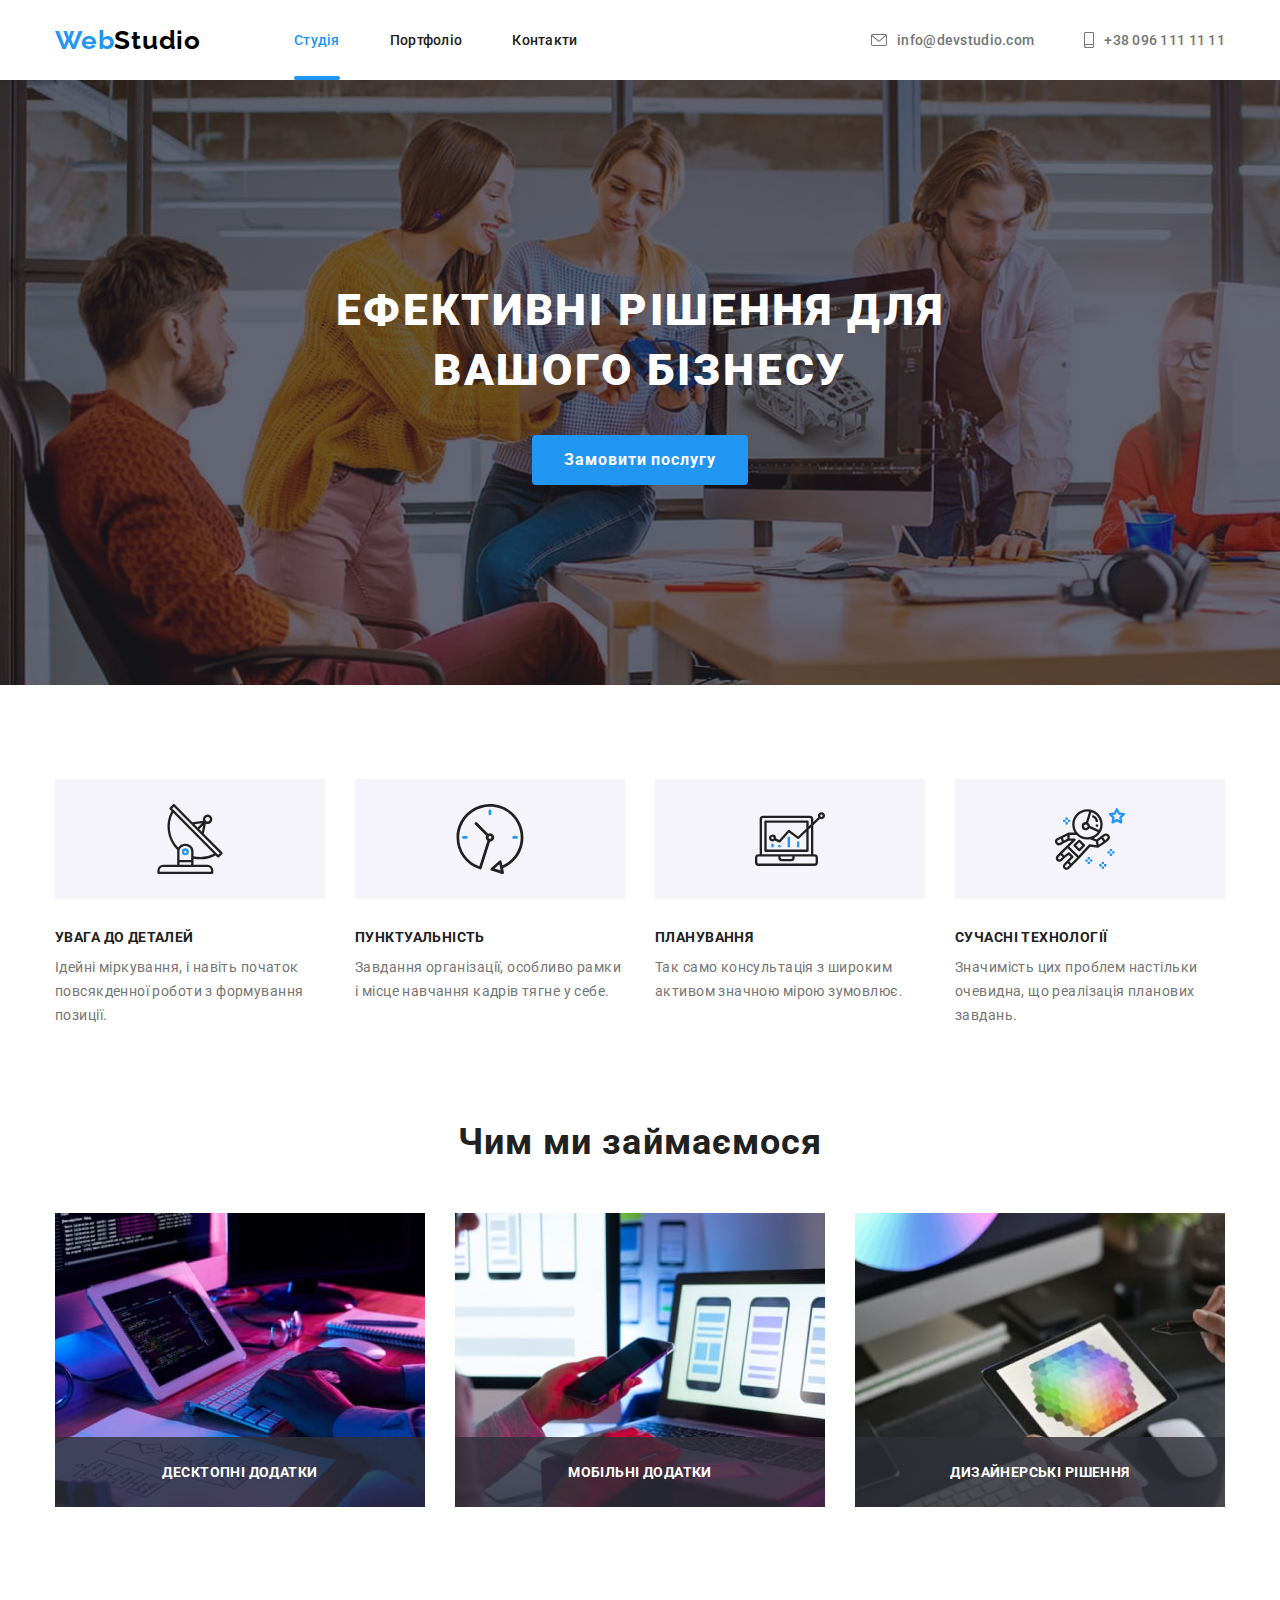
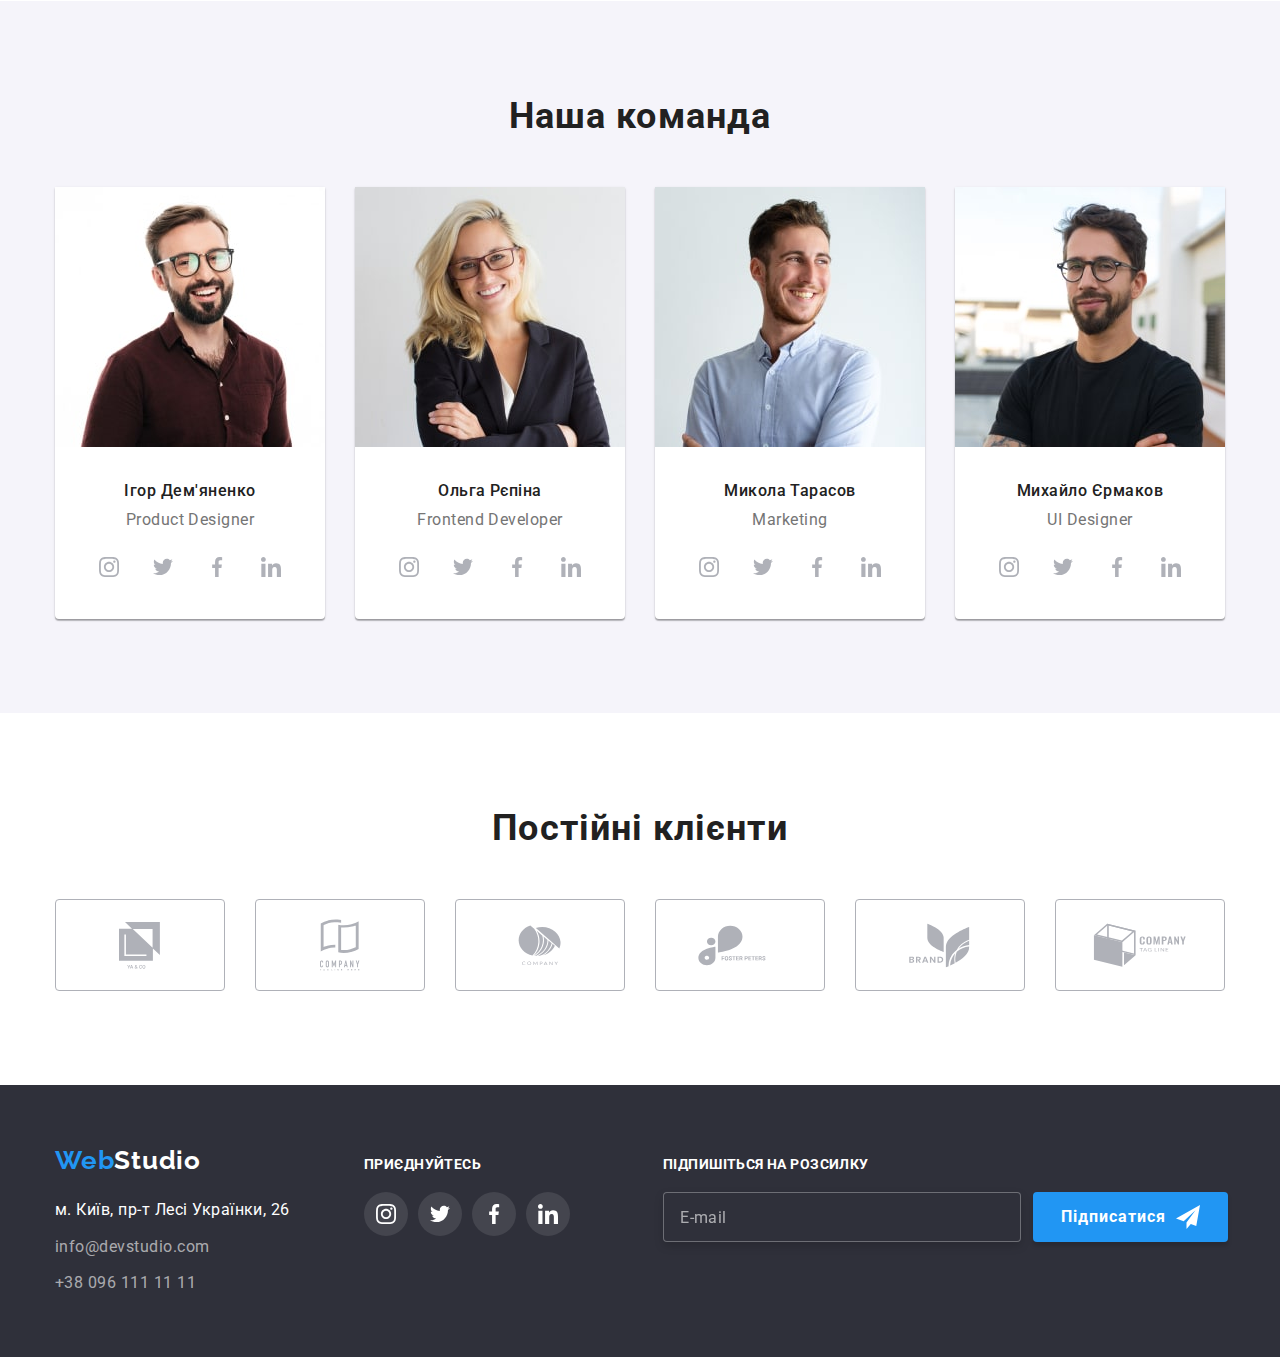
<file: index.html>
<!DOCTYPE html>
<html lang="uk">
  <head>
    <meta charset="UTF-8" />
    <meta http-equiv="X-UA-Compatible" content="IE=edge" />
    <meta name="viewport" content="width=device-width, initial-scale=1.0" />
    <title>Web Studio</title>
    <link rel="preconnect" href="https://fonts.googleapis.com" />
    <link rel="preconnect" href="https://fonts.gstatic.com" crossorigin />
    <link
      href="https://fonts.googleapis.com/css2?family=Raleway:wght@700&family=Roboto:wght@400;500;700;900&display=swap"
      rel="stylesheet"
    />
    <link
      rel="stylesheet"
      href="https://cdnjs.cloudflare.com/ajax/libs/modern-normalize/1.1.0/modern-normalize.css"
    />
    <link rel="stylesheet" href="./css/main.min.css" />
  </head>
  <body class="page-body">
    <header class="page-header page-header__main">
      <div class="container container_header">
        <div class="head-menu">
          <a class="logo" href="./index.html"
            >Web<span class="logo__text logo__text--black">Studio</span></a
          >
          <button
            class="mobile_open-button js-open-menu"
            aria-expanded="true"
            aria-controls="mobile-menu"
            type="button"
          >
            <svg width="40" height="40">
              <use href="./images/icons.svg#icon-menu_40px"></use>
            </svg>
          </button>
          <nav>
            <ul class="header-nav list">
              <li class="header-nav__item">
                <a class="header-nav__link header-nav__link--active" href="#"
                  >Студія</a
                >
              </li>
              <li class="header-nav__item">
                <a class="header-nav__link" href="./portfolio.html"
                  >Портфоліо</a
                >
              </li>
              <li class="header-nav__item">
                <a class="header-nav__link" href="#">Контакти</a>
              </li>
            </ul>
          </nav>
          <ul class="header-contacts list">
            <li class="header-contacts__item">
              <a class="header-contacts__link" href="mailto:info@devstudio.com">
                <svg
                  class="header-contacts__icon header-contacts__icon--tablet"
                  width="14"
                  height="10"
                >
                  <use href="./images/icons.svg#icon-envelope"></use>
                </svg>
                <svg
                  class="header-contacts__icon header-contacts__icon--desktop"
                  width="16"
                  height="12"
                >
                  <use href="./images/icons.svg#icon-envelope"></use>
                </svg>
                <span class="header-contacts__text">info@devstudio.com</span>
              </a>
            </li>
            <li class="header-contacts__item">
              <a class="header-contacts__link" href="tel:+380961111111">
                <svg
                  class="header-contacts__icon header-contacts__icon--tablet"
                  width="10"
                  height="14"
                >
                  <use href="./images/icons.svg#icon-smartphone"></use>
                </svg>
                <svg
                  class="header-contacts__icon header-contacts__icon--desktop"
                  width="10"
                  height="16"
                >
                  <use href="./images/icons.svg#icon-smartphone"></use>
                </svg>
                <span class="header-contacts__text">+38 096 111 11 11</span>
              </a>
            </li>
          </ul>
          <div class="mobile-menu js-menu-container" id="mobile-menu">
            <ul class="mobile-nav list">
              <li class="mobile-nav__item">
                <a class="mobile-nav__link mobile-nav__link--active" href="#"
                  >Студія</a
                >
              </li>
              <li class="mobile-nav__item">
                <a class="mobile-nav__link" href="./portfolio.html"
                  >Портфоліо</a
                >
              </li>
              <li class="mobile-nav__item">
                <a class="mobile-nav__link" href="#">Контакти</a>
              </li>
            </ul>
            <ul class="mobile-contacts list">
              <li class="mobile-contacts__item">
                <a class="mobile-contacts__link" href="tel:+380961111111">
                  <span
                    class="mobile-contacts__text mobile-contacts__text--active"
                    >+38 096 111 11 11</span
                  >
                </a>
              </li>
              <li class="mobile-contacts__item">
                <a
                  class="mobile-contacts__link"
                  href="mailto:info@devstudio.com"
                >
                  <span class="mobile-contacts__text">info@devstudio.com</span>
                </a>
              </li>
            </ul>
            <ul class="mobile-social list">
              <li class="mobile-social_item">
                <a class="mobile-social_link" href="#">Instagram</a>
              </li>
              <li class="mobile-social_item">
                <a class="mobile-social_link" href="#">Twitter</a>
              </li>
              <li class="mobile-social_item">
                <a class="mobile-social_link" href="#">Facebook</a>
              </li>
              <li class="mobile-social_item">
                <a class="mobile-social_link" href="#">LinkedIn</a>
              </li>
            </ul>
            <button class="mobile_close-button js-close-menu" type="button">
              <svg width="40" height="40">
                <use href="./images/icons.svg#icon-close-black"></use>
              </svg>
            </button>
          </div>
        </div>
      </div>
    </header>
    <main>
      <section class="hero">
        <div class="container">
          <h1 class="hero__tittle">Ефективні рішення для вашого бізнесу</h1>
          <button data-modal-open class="hero__button button" type="button">
            Замовити послугу
          </button>
        </div>
      </section>
      <section class="section our-services">
        <div class="container">
          <!-- наші переваги -->
          <ul class="preferences list">
            <li class="preferences__item">
              <h3 class="preferences__tittle">УВАГА ДО ДЕТАЛЕЙ</h3>
              <p class="preferences__text">
                Ідейні міркування, і навіть початок повсякденної роботи з
                формування позиції.
              </p>
            </li>
            <li class="preferences__item">
              <h3 class="preferences__tittle">ПУНКТУАЛЬНІСТЬ</h3>
              <p class="preferences__text">
                Завдання організації, особливо рамки і місце навчання кадрів
                тягне у себе.
              </p>
            </li>
            <li class="preferences__item">
              <h3 class="preferences__tittle">ПЛАНУВАННЯ</h3>
              <p class="preferences__text">
                Так само консультація з широким активом значною мірою зумовлює.
              </p>
            </li>
            <li class="preferences__item">
              <h3 class="preferences__tittle">СУЧАСНІ ТЕХНОЛОГІЇ</h3>
              <p class="preferences__text">
                Значимість цих проблем настільки очевидна, що реалізація
                планових завдань.
              </p>
            </li>
          </ul>
          <h2 class="services__tittle">Чим ми займаємося</h2>
          <ul class="services list">
            <li class="services__item">
              <img
                srcset="
                  ./images/activities-1-270.jpg    1x,
                  ./images/activities-1-270@2x.jpg 2x
                "
                class="img"
                src="./images/activities-1-270.jpg"
                width="370"
                height="294"
                alt="програміст пише код"
              />
              <div class="services__meta">
                <h3 class="services__description">Десктопні додатки</h3>
              </div>
            </li>
            <li class="services__item">
              <img
                srcset="
                  ./images/activities-2-270.jpg    1x,
                  ./images/activities-2-270@2x.jpg 2x
                "
                class="img"
                src="./images/activities-2-270.jpg"
                width="370"
                height="294"
                alt="програміст переглядає макет меню телефону"
              />
              <div class="services__meta">
                <h3 class="services__description">Мобільні додатки</h3>
              </div>
            </li>
            <li class="services__item">
              <img
                srcset="
                  ./images/activities-3-270.jpg    1x,
                  ./images/activities-3-270@2x.jpg 2x
                "
                class="img"
                src="./images/activities-3-270.jpg"
                width="370"
                height="294"
                alt="програміст переглядає варіанти кольорів на планшеті"
              />
              <div class="services__meta">
                <h3 class="services__description">Дизайнерські рішення</h3>
              </div>
            </li>
          </ul>
        </div>
      </section>
      <section class="section team">
        <div class="container">
          <h2 class="team__tittle">Наша команда</h2>
          <ul class="team-set list">
            <li class="team-set__item">
              <div class="team-set__wrapper">
                <picture>
                  <source
                    srcset="
                      ./images/team-1-270.jpg,
                      ./images/team-1-270@2x.jpg 2x
                    "
                    media="(min-width: 1200px)"
                  />

                  <source
                    srcset="
                      ./images/team-1-354.jpg,
                      ./images/team-1-354@2x.jpg 2x
                    "
                    media="(min-width: 768px)"
                  />

                  <source
                    srcset="
                      ./images/team-1-450.jpg,
                      ./images/team-1-450@2x.jpg 2x
                    "
                  />

                  <img src="./images/team-1-450.jpg" alt="чоловік в окулярах" />
                </picture>
                <!-- <img
                  class="team-set__img img"
                  src="./images/our-team-1.jpg"
                  width="270"
                  height="260"
                  alt="чоловік в окулярах"
                /> -->
                <h3 class="team-set__name">Ігор Дем'яненко</h3>
                <p class="team-set__position">Product Designer</p>
                <ul class="social list">
                  <li class="social__item">
                    <a href="#" class="social__link">
                      <svg class="social__icon" width="20" height="20">
                        <use href="./images/icons.svg#icon-instagram"></use>
                      </svg>
                    </a>
                  </li>
                  <li class="social__item">
                    <a href="#" class="social__link">
                      <svg class="social__icon" width="20" height="20">
                        <use href="./images/icons.svg#icon-twitter"></use>
                      </svg>
                    </a>
                  </li>
                  <li class="social__item">
                    <a href="#" class="social__link">
                      <svg class="social__icon" width="20" height="20">
                        <use href="./images/icons.svg#icon-facebook"></use>
                      </svg>
                    </a>
                  </li>
                  <li class="social__item">
                    <a href="#" class="social__link">
                      <svg class="social__icon" width="20" height="20">
                        <use href="./images/icons.svg#icon-linkedin"></use>
                      </svg>
                    </a>
                  </li>
                </ul>
              </div>
            </li>
            <li class="team-set__item">
              <div class="team-set__wrapper">
                <picture>
                  <source
                    srcset="
                      ./images/team-2-270.jpg,
                      ./images/team-2-270@2x.jpg 2x
                    "
                    media="(min-width: 1200px)"
                  />

                  <source
                    srcset="
                      ./images/team-2-354.jpg,
                      ./images/team-2-354@2x.jpg 2x
                    "
                    media="(min-width: 768px)"
                  />

                  <source
                    srcset="
                      ./images/team-2-450.jpg,
                      ./images/team-2-450@2x.jpg 2x
                    "
                  />

                  <img src="./images/team-2-450.jpg" alt="жінка в окулярах" />
                </picture>
                <!-- <img
                  class="team-set__img img"
                  src="./images/our-team-2.jpg"
                  width="270"
                  height="260"
                  alt="жінка в окулярах"
                /> -->
                <h3 class="team-set__name">Ольга Рєпіна</h3>
                <p class="team-set__position">Frontend Developer</p>
                <ul class="social list">
                  <li class="social__item">
                    <a href="#" class="social__link">
                      <svg class="social__icon" width="20" height="20">
                        <use href="./images/icons.svg#icon-instagram"></use>
                      </svg>
                    </a>
                  </li>
                  <li class="social__item">
                    <a href="#" class="social__link">
                      <svg class="social__icon" width="20" height="20">
                        <use href="./images/icons.svg#icon-twitter"></use>
                      </svg>
                    </a>
                  </li>
                  <li class="social__item">
                    <a href="#" class="social__link">
                      <svg class="social__icon" width="20" height="20">
                        <use href="./images/icons.svg#icon-facebook"></use>
                      </svg>
                    </a>
                  </li>
                  <li class="social__item">
                    <a href="#" class="social__link">
                      <svg class="social__icon" width="20" height="20">
                        <use href="./images/icons.svg#icon-linkedin"></use>
                      </svg>
                    </a>
                  </li>
                </ul>
              </div>
            </li>
            <li class="team-set__item">
              <div class="team-set__wrapper">
                <picture>
                  <source
                    srcset="
                      ./images/team-3-270.jpg,
                      ./images/team-3-270@2x.jpg 2x
                    "
                    media="(min-width: 1200px)"
                  />

                  <source
                    srcset="
                      ./images/team-3-354.jpg,
                      ./images/team-3-354@2x.jpg 2x
                    "
                    media="(min-width: 768px)"
                  />

                  <source
                    srcset="
                      ./images/team-3-450.jpg,
                      ./images/team-3-450@2x.jpg 2x
                    "
                  />

                  <img src="./images/team-3-450.jpg" alt="молодий чоловік" />
                </picture>
                <!-- <img
                  class="team-set__img img"
                  src="./images/our-team-3.jpg"
                  width="270"
                  height="260"
                  alt="молодий чоловік"
                /> -->
                <h3 class="team-set__name">Микола Тарасов</h3>
                <p class="team-set__position">Marketing</p>
                <ul class="social list">
                  <li class="social__item">
                    <a href="#" class="social__link">
                      <svg class="social__icon" width="20" height="20">
                        <use href="./images/icons.svg#icon-instagram"></use>
                      </svg>
                    </a>
                  </li>
                  <li class="social__item">
                    <a href="#" class="social__link">
                      <svg class="social__icon" width="20" height="20">
                        <use href="./images/icons.svg#icon-twitter"></use>
                      </svg>
                    </a>
                  </li>
                  <li class="social__item">
                    <a href="#" class="social__link">
                      <svg class="social__icon" width="20" height="20">
                        <use href="./images/icons.svg#icon-facebook"></use>
                      </svg>
                    </a>
                  </li>
                  <li class="social__item">
                    <a href="#" class="social__link">
                      <svg class="social__icon" width="20" height="20">
                        <use href="./images/icons.svg#icon-linkedin"></use>
                      </svg>
                    </a>
                  </li>
                </ul>
              </div>
            </li>
            <li class="team-set__item">
              <div class="team-set__wrapper">
                <picture>
                  <source
                    srcset="
                      ./images/team-4-270.jpg,
                      ./images/team-4-270@2x.jpg 2x
                    "
                    media="(min-width: 1200px)"
                  />

                  <source
                    srcset="
                      ./images/team-4-354.jpg,
                      ./images/team-4-354@2x.jpg 2x
                    "
                    media="(min-width: 768px)"
                  />

                  <source
                    srcset="
                      ./images/team-4-450.jpg,
                      ./images/team-4-450@2x.jpg 2x
                    "
                  />

                  <img src="./images/team-4-450.jpg" alt="молодий чоловік" />
                </picture>
                <!-- <img
                  class="team-set__img img"
                  src="./images/our-team-4.jpg"
                  width="270"
                  height="260"
                  alt="чоловік в окулярах"
                /> -->
                <h3 class="team-set__name">Михайло Єрмаков</h3>
                <p class="team-set__position">UI Designer</p>
                <ul class="social list">
                  <li class="social__item">
                    <a href="#" class="social__link">
                      <svg class="social__icon" width="20" height="20">
                        <use href="./images/icons.svg#icon-instagram"></use>
                      </svg>
                    </a>
                  </li>
                  <li class="social__item">
                    <a href="#" class="social__link">
                      <svg class="social__icon" width="20" height="20">
                        <use href="./images/icons.svg#icon-twitter"></use>
                      </svg>
                    </a>
                  </li>
                  <li class="social__item">
                    <a href="#" class="social__link">
                      <svg class="social__icon" width="20" height="20">
                        <use href="./images/icons.svg#icon-facebook"></use>
                      </svg>
                    </a>
                  </li>
                  <li class="social__item">
                    <a href="#" class="social__link">
                      <svg class="social__icon" width="20" height="20">
                        <use href="./images/icons.svg#icon-linkedin"></use>
                      </svg>
                    </a>
                  </li>
                </ul>
              </div>
            </li>
          </ul>
        </div>
      </section>
      <section class="section clients">
        <div class="container">
          <h2 class="clients__tittle">Постійні клієнти</h2>
          <ul class="clients__set list">
            <li class="clients__item">
              <a class="clients__link" href="#">
                <svg class="clients__icon" width="41" height="47">
                  <use href="./images/icons.svg#icon-client-1"></use>
                </svg>
              </a>
            </li>
            <li class="clients__item">
              <a class="clients__link" href="#">
                <svg class="clients__icon" width="40" height="52">
                  <use href="./images/icons.svg#icon-client-2"></use>
                </svg>
              </a>
            </li>
            <li class="clients__item">
              <a class="clients__link" href="#">
                <svg class="clients__icon" width="43" height="42">
                  <use href="./images/icons.svg#icon-client-3"></use>
                </svg>
              </a>
            </li>
            <li class="clients__item">
              <a class="clients__link" href="#">
                <svg class="clients__icon" width="84" height="41">
                  <use href="./images/icons.svg#icon-client-4"></use>
                </svg>
              </a>
            </li>
            <li class="clients__item">
              <a class="clients__link" href="#">
                <svg class="clients__icon" width="63" height="45">
                  <use href="./images/icons.svg#icon-client-5"></use>
                </svg>
              </a>
            </li>
            <li class="clients__item">
              <a class="clients__link" href="#">
                <svg class="clients__icon" width="94" height="44">
                  <use href="./images/icons.svg#icon-client-6"></use>
                </svg>
              </a>
            </li>
          </ul>
        </div>
      </section>
    </main>
    <footer class="footer">
      <div class="container footer-box">
        <div class="visit-card">
          <a class="logo logo_footer" href="/"
            >Web<span class="logo__text logo__text--white">Studio</span></a
          >
          <address>
            <ul class="adress list">
              <li class="adress__item">
                <a
                  class="adress__link adress__link--accent"
                  href="https://goo.gl/maps/z7r3m8Ru9dRskNTa8"
                  >м. Київ, пр-т Лесі Українки, 26</a
                >
              </li>
              <li class="adress__item">
                <a class="adress__link" href="mailto:info@devstudio.com"
                  >info@devstudio.com</a
                >
              </li>
              <li class="adress__item">
                <a class="adress__link" href="tel:+380961111111"
                  >+38 096 111 11 11</a
                >
              </li>
            </ul>
          </address>
        </div>
        <div class="adding">
          <h3 class="adding__tittle">приєднуйтесь</h3>
          <ul class="social social--footer list">
            <li class="social__item social__item--footer">
              <a href="#" class="social__link">
                <svg class="social__icon" width="20" height="20">
                  <use href="./images/icons.svg#icon-instagram"></use>
                </svg>
              </a>
            </li>
            <li class="social__item social__item--footer">
              <a href="#" class="social__link">
                <svg class="social__icon" width="20" height="20">
                  <use href="./images/icons.svg#icon-twitter"></use>
                </svg>
              </a>
            </li>
            <li class="social__item social__item--footer">
              <a href="#" class="social__link">
                <svg class="social__icon" width="20" height="20">
                  <use href="./images/icons.svg#icon-facebook"></use>
                </svg>
              </a>
            </li>
            <li class="social__item social__item--footer">
              <a href="#" class="social__link">
                <svg class="social__icon" width="20" height="20">
                  <use href="./images/icons.svg#icon-linkedin"></use>
                </svg>
              </a>
            </li>
          </ul>
        </div>
        <div class="dispatch">
          <h3 class="dispatch__tittle">Підпишіться на розсилку</h3>
          <form class="dispatch__form">
            <input class="dispatch__input" type="text" placeholder="E-mail" />
            <button class="dispatch-button button" type="submit">
              <span class="dispatch-button__text">Підписатися</span>
              <svg class="dispatch-button__icon" width="24" height="24">
                <use href="./images/icons.svg#icon-send"></use>
              </svg>
            </button>
          </form>
        </div>
      </div>
    </footer>
    <div data-modal class="backdrop is-hidden">
      <div class="modal">
        <button data-modal-close class="close-button" type="button">
          <svg class="close-button__icon" width="18" height="18">
            <use href="./images/icons.svg#icon-close-black"></use>
          </svg>
        </button>
        <form class="modal-form">
          <b class="modal-form__tittle"
            >Залиште свої дані, ми вам передзвонимо</b
          >
          <label class="modal-form__label" for="name">Ім'я</label>
          <div class="modal-form__wrapper">
            <input
              class="modal-form__input"
              type="text"
              name="name"
              id="name"
            />
            <svg class="input-icon" width="18" height="18">
              <use href="./images/icons.svg#icon-person-black"></use>
            </svg>
          </div>

          <label class="modal-form__label" for="phone">Телефон</label>
          <div class="modal-form__wrapper">
            <input
              class="modal-form__input"
              type="tel"
              name="phone"
              id="phone"
            />
            <svg class="input-icon" width="18" height="18">
              <use href="./images/icons.svg#icon-phone-black"></use>
            </svg>
          </div>

          <label class="modal-form__label" for="mail">Пошта</label>
          <div class="modal-form__wrapper">
            <input
              class="modal-form__input"
              type="email"
              name="mail"
              id="mail"
            />
            <svg class="input-icon" width="18" height="18">
              <use href="./images/icons.svg#icon-email-black"></use>
            </svg>
          </div>

          <label class="modal-form__label" for="comments">Коментар</label>
          <textarea
            class="modal-form__input modal-form__input--textarea"
            name="comments"
            id="comments"
            placeholder="Введіть текст"
          ></textarea>

          <div class="lisence">
            <input
              class="lisence__input"
              type="checkbox"
              name="licence"
              id="licence"
            />
            <label class="lisence__label" for="licence">
              Погоджуюся з розсилкою та приймаю
            </label>
            <a class="lisence__text">Умови договору</a>
          </div>

          <button class="submit-button button" type="submit">Відправити</button>
        </form>
      </div>
    </div>
    <script src="./js/mobile-menu.js"></script>
    <script src="./js/modal.js"></script>
  </body>
</html>
</file>
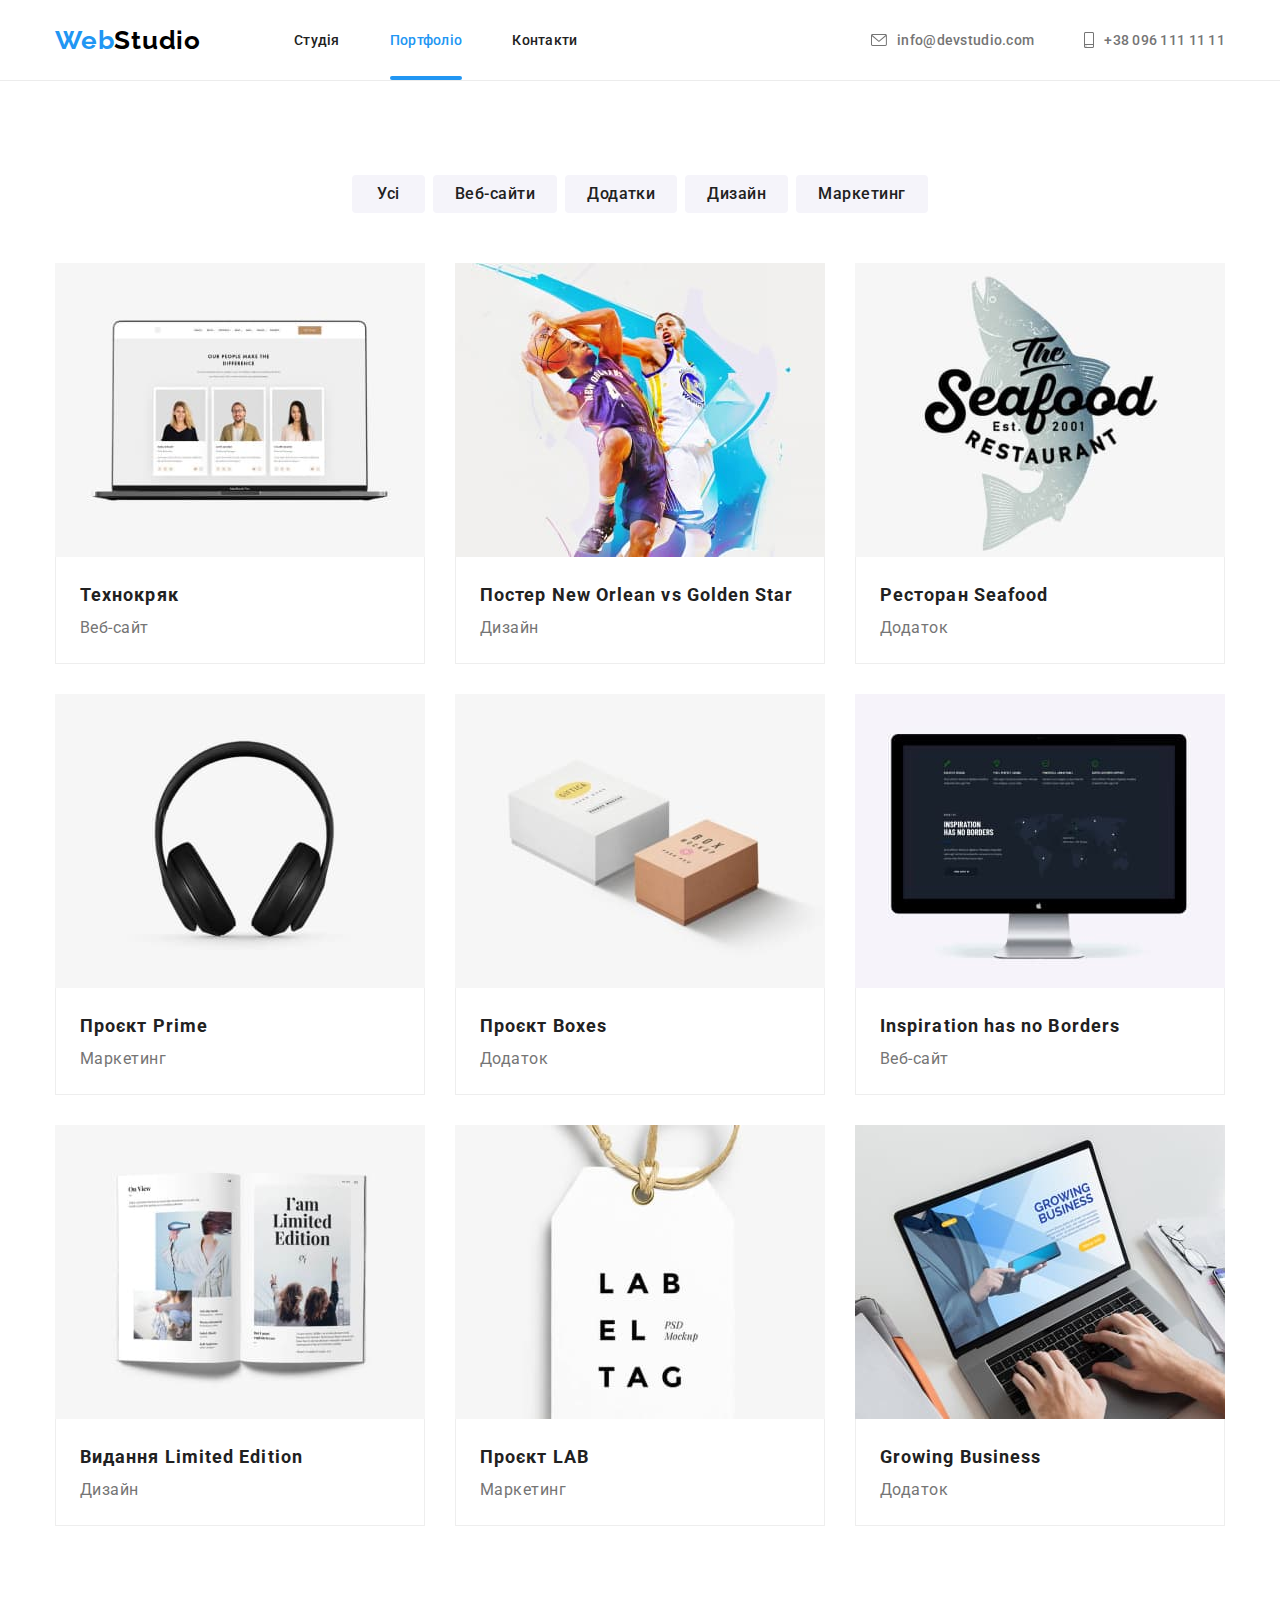
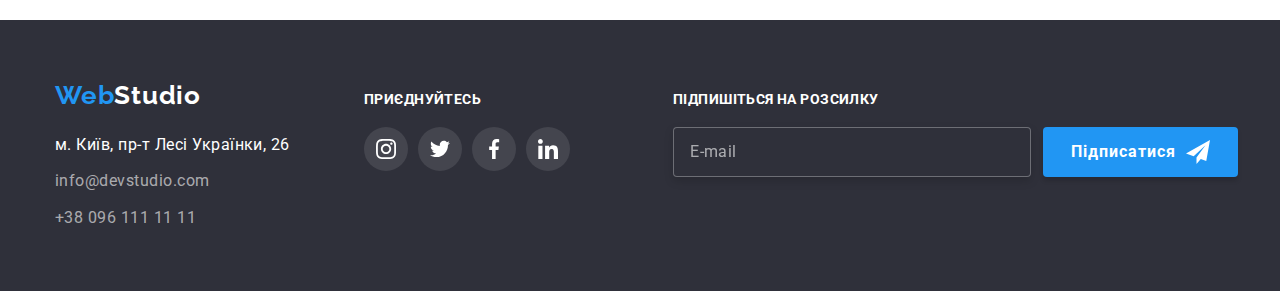
<file: portfolio.html>
<!DOCTYPE html>
<html lang="en">
  <head>
    <meta charset="UTF-8" />
    <meta http-equiv="X-UA-Compatible" content="IE=edge" />
    <meta name="viewport" content="width=device-width, initial-scale=1.0" />
    <title>portfolio</title>
    <link rel="preconnect" href="https://fonts.googleapis.com" />
    <link rel="preconnect" href="https://fonts.gstatic.com" crossorigin />
    <link
      href="https://fonts.googleapis.com/css2?family=Raleway:wght@700&family=Roboto:wght@400;500;700;900&display=swap"
      rel="stylesheet"
    />
    <link
      rel="stylesheet"
      href="https://cdnjs.cloudflare.com/ajax/libs/modern-normalize/1.1.0/modern-normalize.css"
    />
    <link rel="stylesheet" href="./css/main.min.css" />
  </head>
  <body>
    <header class="page-header">
      <div class="container">
        <div class="head-menu">
          <a class="logo" href="./index.html"
            >Web<span class="logo__text logo__text--black">Studio</span></a
          >
          <nav>
            <ul class="header-nav list">
              <li class="header-nav__item">
                <a class="header-nav__link" href="./index.html">Студія</a>
              </li>
              <li class="header-nav__item">
                <a
                  class="header-nav__link header-nav__link--active"
                  href="./portfolio.html"
                  >Портфоліо</a
                >
              </li>
              <li class="header-nav__item">
                <a class="header-nav__link" href="#">Контакти</a>
              </li>
            </ul>
          </nav>
          <ul class="header-contacts list">
            <li class="header-contacts__item">
              <a class="header-contacts__link" href="mailto:info@devstudio.com">
                <svg class="header-contacts__icon" width="16" height="12">
                  <use href="./images/icons.svg#icon-envelope"></use>
                </svg>
                <span class="header-contacts__text">info@devstudio.com</span>
              </a>
            </li>
            <li class="header-contacts__item">
              <a class="header-contacts__link" href="tel:+380961111111">
                <svg class="header-contacts__icon" width="10" height="16">
                  <use href="./images/icons.svg#icon-smartphone"></use>
                </svg>
                <span class="header-contacts__text">+38 096 111 11 11</span>
              </a>
            </li>
          </ul>
        </div>
      </div>
    </header>
    <main>
      <section class="section portfolio">
        <div class="container">
          <ul class="buttons-set list">
            <li class="buttons-set__item">
              <button
                class="button-portfolio button-portfolio--main button"
                type="button"
              >
                Усі
              </button>
            </li>
            <li class="buttons-set__item">
              <button class="button-portfolio button" type="button">
                Веб-сайти
              </button>
            </li>
            <li class="buttons-set__item">
              <button class="button-portfolio button" type="button">
                Додатки
              </button>
            </li>
            <li class="buttons-set__item">
              <button class="button-portfolio button" type="button">
                Дизайн
              </button>
            </li>
            <li class="buttons-set__item">
              <button class="button-portfolio button" type="button">
                Маркетинг
              </button>
            </li>
          </ul>
          <!-- <h1>Наші проекти</h1> -->
          <ul class="projects-set list">
            <li class="projects-set__item">
              <a class="projects-set__link" href="#">
                <div class="layout">
                  <img
                    class="img"
                    src="./images/web-site.jpg"
                    width="370"
                    height="294"
                    alt="екран ноутбука з відкритою сторінкою веб-сайту"
                  />
                  <div class="layout-wrapper">
                    <p class="layout__text">
                      Ресурс пропонує комплексні пропозиції з різним рівнем
                      функціоналу та сервісів. Все це дозволить відвідувачу
                      отримати вичерпні відомості про компанію чи приватну
                      особу.
                    </p>
                  </div>
                </div>
                <div class="projects-set__meta">
                  <h2 class="projects-set__tittle">Технокряк</h2>
                  <p class="projects-set__text">Веб-сайт</p>
                </div>
              </a>
            </li>
            <li class="projects-set__item">
              <a class="projects-set__link" href="#">
                <div class="layout">
                  <img
                    class="img"
                    src="./images/new-orlean-vs-golden-state.jpg"
                    width="370"
                    height="294"
                    alt="два баскетболісти боряться за мʼяч"
                  />
                  <div class="layout-wrapper">
                    <p class="layout__text">
                      Ресурс пропонує комплексні пропозиції з різним рівнем
                      функціоналу та сервісів. Все це дозволить відвідувачу
                      отримати вичерпні відомості про компанію чи приватну
                      особу.
                    </p>
                  </div>
                </div>
                <div class="projects-set__meta">
                  <h2 class="projects-set__tittle">
                    Постер New Orlean vs Golden Star
                  </h2>
                  <p class="projects-set__text">Дизайн</p>
                </div>
              </a>
            </li>
            <li class="projects-set__item">
              <a class="projects-set__link" href="#">
                <div class="layout">
                  <img
                    class="img"
                    src="./images/seafood.jpg"
                    width="370"
                    height="294"
                    alt="назва ресторану на фоні схематичного зображення риби"
                  />
                  <div class="layout-wrapper">
                    <p class="layout__text">
                      Ресурс пропонує комплексні пропозиції з різним рівнем
                      функціоналу та сервісів. Все це дозволить відвідувачу
                      отримати вичерпні відомості про компанію чи приватну
                      особу.
                    </p>
                  </div>
                </div>
                <div class="projects-set__meta">
                  <h2 class="projects-set__tittle">Ресторан Seafood</h2>
                  <p class="projects-set__text">Додаток</p>
                </div>
              </a>
            </li>
            <li class="projects-set__item">
              <a class="projects-set__link" href="#">
                <div class="layout">
                  <img
                    class="img"
                    src="./images/headphones.jpg"
                    width="370"
                    height="294"
                    alt="навушники"
                  />
                  <div class="layout-wrapper">
                    <p class="layout__text">
                      Ресурс пропонує комплексні пропозиції з різним рівнем
                      функціоналу та сервісів. Все це дозволить відвідувачу
                      отримати вичерпні відомості про компанію чи приватну
                      особу.
                    </p>
                  </div>
                </div>
                <div class="projects-set__meta">
                  <h2 class="projects-set__tittle">Проєкт Prime</h2>
                  <p class="projects-set__text">Маркетинг</p>
                </div>
              </a>
            </li>
            <li class="projects-set__item">
              <a class="projects-set__link" href="#">
                <div class="layout">
                  <img
                    class="img"
                    src="./images/boxes.jpg"
                    width="370"
                    height="294"
                    alt="дві
            картонні коробки"
                  />
                  <div class="layout-wrapper">
                    <p class="layout__text">
                      Ресурс пропонує комплексні пропозиції з різним рівнем
                      функціоналу та сервісів. Все це дозволить відвідувачу
                      отримати вичерпні відомості про компанію чи приватну
                      особу.
                    </p>
                  </div>
                </div>
                <div class="projects-set__meta">
                  <h2 class="projects-set__tittle">Проєкт Boxes</h2>
                  <p class="projects-set__text">Додаток</p>
                </div>
              </a>
            </li>
            <li class="projects-set__item">
              <a class="projects-set__link" href="#">
                <div class="layout">
                  <img
                    class="img"
                    src="./images/inpiration-has-no-borders.jpg"
                    width="370"
                    height="294"
                    alt="монітор компʼютера"
                  />
                  <div class="layout-wrapper">
                    <p class="layout__text">
                      Ресурс пропонує комплексні пропозиції з різним рівнем
                      функціоналу та сервісів. Все це дозволить відвідувачу
                      отримати вичерпні відомості про компанію чи приватну
                      особу.
                    </p>
                  </div>
                </div>
                <div class="projects-set__meta">
                  <h2 class="projects-set__tittle">
                    Inspiration has no Borders
                  </h2>
                  <p class="projects-set__text">Веб-сайт</p>
                </div>
              </a>
            </li>
            <li class="projects-set__item">
              <a class="projects-set__link" href="#">
                <div class="layout">
                  <img
                    class="img"
                    src="./images/limited-edition.jpg"
                    width="370"
                    height="294"
                    alt="розгорнута книга"
                  />
                  <div class="layout-wrapper">
                    <p class="layout__text">
                      Ресурс пропонує комплексні пропозиції з різним рівнем
                      функціоналу та сервісів. Все це дозволить відвідувачу
                      отримати вичерпні відомості про компанію чи приватну
                      особу.
                    </p>
                  </div>
                </div>
                <div class="projects-set__meta">
                  <h2 class="projects-set__tittle">Видання Limited Edition</h2>
                  <p class="projects-set__text">Дизайн</p>
                </div>
              </a>
            </li>
            <li class="projects-set__item">
              <a class="projects-set__link" href="#">
                <div class="layout">
                  <img
                    class="img"
                    src="./images/lab.jpg"
                    width="370"
                    height="294"
                    alt="лейба від одягу"
                  />
                  <div class="layout-wrapper">
                    <p class="layout__text">
                      Ресурс пропонує комплексні пропозиції з різним рівнем
                      функціоналу та сервісів. Все це дозволить відвідувачу
                      отримати вичерпні відомості про компанію чи приватну
                      особу.
                    </p>
                  </div>
                </div>
                <div class="projects-set__meta">
                  <h2 class="projects-set__tittle">Проєкт LAB</h2>
                  <p class="projects-set__text">Маркетинг</p>
                </div>
              </a>
            </li>
            <li class="projects-set__item">
              <a class="projects-set__link" href="#">
                <div class="layout">
                  <img
                    class="img"
                    src="./images/growning-business.jpg"
                    width="370"
                    height="294"
                    alt="людина працює за ноутбуком"
                  />
                  <div class="layout-wrapper">
                    <p class="layout__text">
                      Ресурс пропонує комплексні пропозиції з різним рівнем
                      функціоналу та сервісів. Все це дозволить відвідувачу
                      отримати вичерпні відомості про компанію чи приватну
                      особу.
                    </p>
                  </div>
                </div>
                <div class="projects-set__meta">
                  <h2 class="projects-set__tittle">Growing Business</h2>
                  <p class="projects-set__text">Додаток</p>
                </div>
              </a>
            </li>
          </ul>
        </div>
      </section>
    </main>
    <footer class="footer">
      <div class="container footer-box">
        <div class="visit-card">
          <a class="logo" href="/"
            >Web<span class="logo__text logo__text--white">Studio</span></a
          >
          <address>
            <ul class="adress list">
              <li class="adress__item">
                <a
                  class="adress__link adress__link--accent"
                  href="https://goo.gl/maps/z7r3m8Ru9dRskNTa8"
                  >м. Київ, пр-т Лесі Українки, 26</a
                >
              </li>
              <li class="adress__item">
                <a class="adress__link" href="mailto:info@devstudio.com"
                  >info@devstudio.com</a
                >
              </li>
              <li class="adress__item">
                <a class="adress__link" href="tel:+380961111111"
                  >+38 096 111 11 11</a
                >
              </li>
            </ul>
          </address>
        </div>
        <div class="adding">
          <h3 class="adding__tittle">приєднуйтесь</h3>
          <ul class="social social--footer list">
            <li class="social__item">
              <a href="#" class="social__link">
                <svg class="social__icon" width="20" height="20">
                  <use href="./images/icons.svg#icon-instagram"></use>
                </svg>
              </a>
            </li>
            <li class="social__item">
              <a href="#" class="social__link">
                <svg class="social__icon" width="20" height="20">
                  <use href="./images/icons.svg#icon-twitter"></use>
                </svg>
              </a>
            </li>
            <li class="social__item">
              <a href="#" class="social__link">
                <svg class="social__icon" width="20" height="20">
                  <use href="./images/icons.svg#icon-facebook"></use>
                </svg>
              </a>
            </li>
            <li class="social__item">
              <a href="#" class="social__link">
                <svg class="social__icon" width="20" height="20">
                  <use href="./images/icons.svg#icon-linkedin"></use>
                </svg>
              </a>
            </li>
          </ul>
        </div>
        <div class="dispatch">
          <h3 class="dispatch__tittle">Підпишіться на розсилку</h3>
          <form class="dispatch__form">
            <input class="dispatch__input" type="text" placeholder="E-mail" />
            <button class="dispatch-button button" type="submit">
              <span class="dispatch-button__text">Підписатися</span>
              <svg class="dispatch-button__icon" width="24" height="24">
                <use href="./images/icons.svg#icon-send"></use>
              </svg>
            </button>
          </form>
        </div>
      </div>
    </footer>
  </body>
</html>
</file>
<file: css/main.min.css>
:root{--page-background-color: #ffffff;--primary-background-color: #2f303a;--secondary-background-color: #f5f4fa;--hide-background-color: #c4c4c4;--main-text-color: #757575;--primary-accent-color: #2196f3;--secondary-accent-color: #ffffff;--footer-contacts-color: rgba(255, 255, 255, 0.6);--second-logo-color: #000000;--tittle-color: #212121;--header-border-color: #ececec;--item-set-gap: 30px;--button-background-active-color: #188ce8;--border-work-item-color: #eeeeee;--icons-color: #afb1b8;--services-services_meta-color: rgba(47, 48, 58, 0.8);--layout-accent-color: rgba(33, 150, 243, 0.9);--backdrop-background: rgba(0, 0, 0, 0.2)}html{margin:0;padding:0}body{font-family:"Roboto",sans-serif;background-color:#fff;color:var(--tittle-color)}a{text-decoration:none}h1,h2,h3,p,ul{margin:0;padding:0}.list{list-style:none}.img{display:block;max-width:100%;height:auto}.container{max-width:480px;padding:0 15px;margin-left:auto;margin-right:auto}@media screen and (min-width: 768px)and (max-width: 1199.98px){.container{max-width:768px}}@media screen and (min-width: 1200px){.container{max-width:1200px}}.section{padding-top:60px;padding-bottom:60px}@media screen and (min-width: 1200px){.section{padding-top:94px;padding-bottom:94px}}.logo{font-family:"Raleway";font-weight:700;font-size:24px;line-height:1.1666666667;letter-spacing:.03em;color:#2196f3;padding-top:16px;padding-bottom:16px}@media screen and (min-width: 768px){.logo{margin-right:93px;font-size:26px;line-height:1.1923076923;padding-top:0;padding-bottom:0}}@media screen and (min-width: 768px)and (max-width: 1199.98px){.logo.logo_footer{margin-left:auto;margin-right:auto}}.logo__text--black{color:#000}.logo__text--white{color:#fff}.button{cursor:pointer;display:block;border-style:none;background-color:#2196f3;border-radius:4px;font-weight:700;font-size:16px;padding:10px 24px;line-height:1.875;letter-spacing:.06em;color:#fff;-webkit-transition:background-color 250ms cubic-bezier(0.4, 0, 0.2, 1);transition:background-color 250ms cubic-bezier(0.4, 0, 0.2, 1)}@media screen and (min-width: 1200px){.button{padding:10px 32px}}.button:hover,.button:focus{background-color:#188ce8}.page-header{border-bottom:1px solid #ececec}.page-header.page-header__main{border:none}.head-menu{display:-webkit-box;display:-ms-flexbox;display:flex;-webkit-box-align:center;-ms-flex-align:center;align-items:center}.header-nav{display:none}@media screen and (min-width: 768px){.header-nav{display:-webkit-box;display:-ms-flexbox;display:flex;padding:0}}.header-nav__link{position:relative;display:block;padding:32px 0;font-weight:500;font-size:14px;line-height:16px;letter-spacing:.02em;color:inherit;-webkit-transition:color 250ms cubic-bezier(0.4, 0, 0.2, 1);transition:color 250ms cubic-bezier(0.4, 0, 0.2, 1)}.header-nav__link:hover,.header-nav__link:focus{color:#2196f3}.header-nav__item:not(:last-child){margin-right:50px}.header-nav__link--active{color:#2196f3}.header-nav__link--active::after{content:"";display:block;position:absolute;left:0;bottom:0;width:100%;height:4px;background-color:#2196f3;border-radius:2px}.header-contacts{display:none}@media screen and (min-width: 768px){.header-contacts{display:-webkit-box;display:-ms-flexbox;display:flex;-webkit-box-orient:vertical;-webkit-box-direction:normal;-ms-flex-direction:column;flex-direction:column;margin-left:auto}}@media screen and (min-width: 1200px){.header-contacts{-webkit-box-orient:horizontal;-webkit-box-direction:normal;-ms-flex-direction:row;flex-direction:row}}@media screen and (min-width: 768px)and (max-width: 1199.98px){.header-contacts__item:first-child{margin-bottom:10px}}@media screen and (min-width: 1200px){.header-contacts__item:not(:first-child){margin-left:50px}}.header-contacts__text{font-weight:500;font-size:12px;line-height:1.1666666667;letter-spacing:.02em}@media screen and (min-width: 1200px){.header-contacts__text{font-size:14px;line-height:1.1428571429}}.header-contacts__link{display:-webkit-box;display:-ms-flexbox;display:flex;-webkit-box-align:center;-ms-flex-align:center;align-items:center;color:#757575;-webkit-transition:color 250ms cubic-bezier(0.4, 0, 0.2, 1);transition:color 250ms cubic-bezier(0.4, 0, 0.2, 1)}.header-contacts__link:hover,.header-contacts__link:focus{color:#2196f3}.header-contacts__icon{fill:currentColor;margin-right:10px}@media screen and (min-width: 1200px){.header-contacts__icon.header-contacts__icon--tablet{display:none}}@media screen and (min-width: 768px)and (max-width: 1199.98px){.header-contacts__icon.header-contacts__icon--desktop{display:none}}.mobile_open-button{position:absolute;top:10px;right:15px;background-color:#fff;border:none;padding:0}@media screen and (min-width: 768px){.mobile_open-button{display:none}}.container_header{position:relative}.mobile-menu{display:none;position:fixed;top:0;left:0;width:100%;background-color:#fff;padding:48px 40px}.mobile-menu.is-open{display:block}.mobile-nav{margin-bottom:302px}.mobile-nav__item{margin-bottom:32px}.mobile-nav__item:nth-child(1){margin-bottom:36px}.mobile-nav__item:nth-child(3){margin-bottom:0}.mobile-nav__link{position:relative;display:block;font-weight:500;font-size:40px;line-height:1.175;letter-spacing:.02em;color:inherit;-webkit-transition:color 250ms cubic-bezier(0.4, 0, 0.2, 1);transition:color 250ms cubic-bezier(0.4, 0, 0.2, 1)}.mobile-nav__link:hover,.mobile-nav__link:focus{color:#2196f3}.mobile-nav__link--active{color:#2196f3}.mobile-contacts{margin-bottom:64px}.mobile-contacts__item:nth-child(1){margin-bottom:32px}.mobile-contacts__link{color:#757575;-webkit-transition:color 250ms cubic-bezier(0.4, 0, 0.2, 1);transition:color 250ms cubic-bezier(0.4, 0, 0.2, 1)}.mobile-contacts__link:hover,.mobile-contacts__link:focus{color:#2196f3}.mobile-contacts__text{font-weight:500;font-size:34px;line-height:1.1764705882;letter-spacing:.02em}.mobile-contacts__text.mobile-contacts__text--active{color:#2196f3}.mobile-social{display:-webkit-box;display:-ms-flexbox;display:flex}.mobile-social_item:not(:last-child)::after{content:" ";width:22px;height:0;border:1px solid rgba(33,33,33,.2);-webkit-transform:rotate(90deg);transform:rotate(90deg);margin-left:10px;margin-right:10px}.mobile-social_link{font-weight:500;font-size:18px;line-height:22px;letter-spacing:.02em;color:#2196f3}.mobile_close-button{position:absolute;top:10px;right:15px;background-color:#fff;border:none;padding:0}.mobile_close-button:hover,.mobile_close-button:focus{fill:#2196f3}.mobile_close-button:hover .header-contacts__icon,.mobile_close-button:focus .header-contacts__icon{fill:currentColor}.hero{padding-top:118px;padding-bottom:118px;background-color:#c4c4c4;background-image:-webkit-gradient(linear, left top, left bottom, from(rgba(47, 48, 58, 0.4)), to(rgba(47, 48, 58, 0.4))),url("../images/hero-480.jpg");background-image:linear-gradient(rgba(47, 48, 58, 0.4), rgba(47, 48, 58, 0.4)),url("../images/hero-480.jpg");max-width:480px;margin-left:auto;margin-right:auto;background-size:cover}@media(min-device-pixel-ratio: 2),(-webkit-min-device-pixel-ratio: 2),(min-resolution: 192dpi),(min-resolution: 2dppx){.hero{background-image:-webkit-gradient(linear, left top, left bottom, from(rgba(47, 48, 58, 0.4)), to(rgba(47, 48, 58, 0.4))),url("../images/hero-480@2x.jpg");background-image:linear-gradient(rgba(47, 48, 58, 0.4), rgba(47, 48, 58, 0.4)),url("../images/hero-480@2x.jpg")}}@media screen and (min-width: 768px)and (max-width: 1199.98px){.hero{background-image:-webkit-gradient(linear, left top, left bottom, from(rgba(47, 48, 58, 0.4)), to(rgba(47, 48, 58, 0.4))),url("../images/hero-768.jpg");background-image:linear-gradient(rgba(47, 48, 58, 0.4), rgba(47, 48, 58, 0.4)),url("../images/hero-768.jpg");max-width:768px}}@media(min-device-pixel-ratio: 2)and (min-width: 768px),(-webkit-min-device-pixel-ratio: 2)and (min-width: 768px),(min-resolution: 192dpi)and (min-width: 768px),(min-resolution: 2dppx)and (min-width: 768px){.hero{background-image:-webkit-gradient(linear, left top, left bottom, from(rgba(47, 48, 58, 0.4)), to(rgba(47, 48, 58, 0.4))),url("../images/hero-768@2x.jpg");background-image:linear-gradient(rgba(47, 48, 58, 0.4), rgba(47, 48, 58, 0.4)),url("../images/hero-768@2x.jpg")}}@media screen and (min-width: 1200px){.hero{background-image:-webkit-gradient(linear, left top, left bottom, from(rgba(47, 48, 58, 0.4)), to(rgba(47, 48, 58, 0.4))),url("../images/hero-1600.jpg");background-image:linear-gradient(rgba(47, 48, 58, 0.4), rgba(47, 48, 58, 0.4)),url("../images/hero-1600.jpg");max-width:1600px;padding-top:200px;padding-bottom:200px}}@media(min-device-pixel-ratio: 2)and (min-width: 1200px),(-webkit-min-device-pixel-ratio: 2)and (min-width: 1200px),(min-resolution: 192dpi)and (min-width: 1200px),(min-resolution: 2dppx)and (min-width: 1200px){.hero{background-image:-webkit-gradient(linear, left top, left bottom, from(rgba(47, 48, 58, 0.4)), to(rgba(47, 48, 58, 0.4))),url("../images/hero-1600@2x.jpg");background-image:linear-gradient(rgba(47, 48, 58, 0.4), rgba(47, 48, 58, 0.4)),url("../images/hero-1600@2x.jpg")}}.hero__tittle{font-size:26px;line-height:1.6153846154;letter-spacing:.06em;text-transform:uppercase;color:#fff;text-align:center;margin-bottom:30px}@media screen and (min-width: 1200px){.hero__tittle{width:696px;font-weight:900;font-size:44px;line-height:1.3636363636;margin-bottom:35px;margin-left:auto;margin-right:auto}}.hero__button{margin-left:auto;margin-right:auto}@media screen and (min-width: 768px){.preferences{display:-webkit-box;display:-ms-flexbox;display:flex;-ms-flex-wrap:wrap;flex-wrap:wrap;margin-left:-30px}}@media screen and (min-width: 1200px){.preferences{padding-bottom:94px}}.preferences__item:nth-child(1):before{content:" ";display:block;height:120px;background-color:#f5f4fa;background-image:url("../images/antenna.svg");background-repeat:no-repeat;background-size:70px 70px;background-position:50% 50%;margin-bottom:var(--item-set-gap)}.preferences__item:nth-child(2):before{content:" ";display:block;height:120px;background-color:#f5f4fa;background-image:url("../images/clock.svg");background-repeat:no-repeat;background-size:70px 70px;background-position:50% 50%;margin-bottom:var(--item-set-gap)}.preferences__item:nth-child(3):before{content:" ";display:block;height:120px;background-color:#f5f4fa;background-image:url("../images/diagram.svg");background-repeat:no-repeat;background-size:70px 70px;background-position:50% 50%;margin-bottom:var(--item-set-gap)}.preferences__item:nth-child(4):before{content:" ";display:block;height:120px;background-color:#f5f4fa;background-image:url("../images/astronaut.svg");background-repeat:no-repeat;background-size:70px 70px;background-position:50% 50%;margin-bottom:var(--item-set-gap)}@media screen and (min-width: 768px)and (max-width: 1199.98px){.preferences__item{-ms-flex-preferred-size:calc(50% - var(--item-set-gap));flex-basis:calc(50% - var(--item-set-gap));margin-left:var(--item-set-gap)}}@media screen and (min-width: 1200px){.preferences__item{-ms-flex-preferred-size:calc(25% - var(--item-set-gap));flex-basis:calc(25% - var(--item-set-gap));margin-left:var(--item-set-gap)}}.preferences__tittle{font-size:14px;line-height:1.1428571429;letter-spacing:.03em;margin-bottom:10px;text-align:center}@media screen and (min-width: 768px){.preferences__tittle{text-align:left}}.preferences__text{font-size:14px;line-height:1.7142857143;letter-spacing:.03em;color:#757575}.services__tittle{display:none}@media screen and (min-width: 1200px){.services__tittle{display:block;font-size:36px;line-height:1.1666666667;text-align:center;letter-spacing:.03em;margin-bottom:50px}}.services{display:none}@media screen and (min-width: 1200px){.services{display:-webkit-box;display:-ms-flexbox;display:flex;-ms-flex-wrap:wrap;flex-wrap:wrap;margin-left:calc(-1*var(--item-set-gap));margin-top:calc(-1*var(--item-set-gap))}}.services__item{position:relative;-ms-flex-preferred-size:calc(33.3333333333% - var(--item-set-gap));flex-basis:calc(33.3333333333% - var(--item-set-gap));margin-left:var(--item-set-gap);margin-top:var(--item-set-gap)}.services__meta{position:absolute;bottom:0;left:0;display:-webkit-box;display:-ms-flexbox;display:flex;-webkit-box-pack:center;-ms-flex-pack:center;justify-content:center;-webkit-box-align:center;-ms-flex-align:center;align-items:center;width:100%;height:70px;background-color:rgba(47,48,58,.8)}.services__description{font-weight:700;font-size:14px;line-height:1.1428571429;letter-spacing:.03em;text-transform:uppercase;color:#fff}.team{background-color:#f5f4fa}.team__tittle{font-size:28px;line-height:1.1785714286;text-align:center;letter-spacing:.03em;margin-bottom:30px}@media screen and (min-width: 1200px){.team__tittle{font-size:36px;line-height:1.1666666667;margin-bottom:50px}}.team-set{display:block}@media screen and (min-width: 768px)and (max-width: 1199.98px){.team-set{display:-webkit-box;display:-ms-flexbox;display:flex;-ms-flex-wrap:wrap;flex-wrap:wrap;margin-left:calc(-1*var(--item-set-gap));margin-top:calc(-1*var(--item-set-gap))}}@media screen and (min-width: 1200px){.team-set{display:-webkit-box;display:-ms-flexbox;display:flex;-ms-flex-wrap:wrap;flex-wrap:wrap;margin-left:calc(-1*var(--item-set-gap));margin-top:calc(-1*var(--item-set-gap))}}@media screen and (min-width: 768px)and (max-width: 1199.98px){.team-set__item{-ms-flex-preferred-size:calc(50% - var(--item-set-gap));flex-basis:calc(50% - var(--item-set-gap));margin-left:var(--item-set-gap);margin-top:var(--item-set-gap)}}@media screen and (min-width: 1200px){.team-set__item{-ms-flex-preferred-size:calc(25% - var(--item-set-gap));flex-basis:calc(25% - var(--item-set-gap));margin-left:var(--item-set-gap);margin-top:var(--item-set-gap)}}.team-set__wrapper{background-color:#fff;-webkit-box-shadow:0px 1px 3px rgba(0,0,0,.12),0px 1px 1px rgba(0,0,0,.14),0px 2px 1px rgba(0,0,0,.2);box-shadow:0px 1px 3px rgba(0,0,0,.12),0px 1px 1px rgba(0,0,0,.14),0px 2px 1px rgba(0,0,0,.2);border-radius:0px 0px 4px 4px}.team-set__img{margin-bottom:30px}.team-set__name{font-weight:500;font-size:16px;line-height:1.1875;letter-spacing:.03em;text-align:center;margin-top:30px;margin-bottom:10px}.team-set__position{line-height:1.1875;letter-spacing:.03em;color:#757575;text-align:center;margin-bottom:16px}.social{display:-webkit-box;display:-ms-flexbox;display:flex;padding:0 122px 30px;margin-left:-10px}@media screen and (min-width: 768px)and (max-width: 1199.98px){.social{padding:0 74px 24px}}@media screen and (min-width: 1200px){.social{padding:0 32px 30px}}.social__item{margin-left:10px;display:-webkit-box;display:-ms-flexbox;display:flex;-webkit-box-pack:center;-ms-flex-pack:center;justify-content:center}@media screen and (min-width: 1200px){.social__item{-ms-flex-preferred-size:calc(25% - 10px);flex-basis:calc(25% - 10px)}}.social__link{display:-webkit-box;display:-ms-flexbox;display:flex;-webkit-box-pack:center;-ms-flex-pack:center;justify-content:center;-webkit-box-align:center;-ms-flex-align:center;align-items:center;width:44px;height:44px;border-radius:50%;color:#afb1b8;-webkit-transition:color 250ms cubic-bezier(0.4, 0, 0.2, 1),background-color 250ms cubic-bezier(0.4, 0, 0.2, 1);transition:color 250ms cubic-bezier(0.4, 0, 0.2, 1),background-color 250ms cubic-bezier(0.4, 0, 0.2, 1)}.social__link:hover,.social__link:focus{background-color:#2196f3;color:#fff}.social__icon{fill:currentColor}.social__icon:hover,.social__icon:focus{fill:currentColor}.clients__tittle{font-size:28px;line-height:1.1785714286;text-align:center;letter-spacing:.03em;margin-bottom:30px}@media screen and (min-width: 1200px){.clients__tittle{font-size:36px;line-height:1.1666666667;text-align:center;letter-spacing:.03em;margin-bottom:50px}}.clients__set{display:-webkit-box;display:-ms-flexbox;display:flex;-ms-flex-wrap:wrap;flex-wrap:wrap;margin-left:-30px;margin-bottom:-30px}.clients__item{height:92px;-ms-flex-preferred-size:calc(50% - 30px);flex-basis:calc(50% - 30px);margin-left:30px;margin-bottom:30px}@media screen and (min-width: 768px)and (max-width: 1199.98px){.clients__item{height:92px;-ms-flex-preferred-size:calc(33.3333333333% - 30px);flex-basis:calc(33.3333333333% - 30px);margin-left:30px}}@media screen and (min-width: 1200px){.clients__item{height:92px;-ms-flex-preferred-size:calc(16.6666666667% - 30px);flex-basis:calc(16.6666666667% - 30px);margin-left:30px}}.clients__link{display:-webkit-box;display:-ms-flexbox;display:flex;width:100%;height:100%;-webkit-box-pack:center;-ms-flex-pack:center;justify-content:center;-webkit-box-align:center;-ms-flex-align:center;align-items:center;border:1px solid #afb1b8;color:#afb1b8;border-radius:4px;-webkit-transition:color 250ms cubic-bezier(0.4, 0, 0.2, 1),border 250ms cubic-bezier(0.4, 0, 0.2, 1);transition:color 250ms cubic-bezier(0.4, 0, 0.2, 1),border 250ms cubic-bezier(0.4, 0, 0.2, 1)}.clients__link:hover,.clients__link:focus{color:#2196f3;border:1px solid #2196f3}.clients-box{display:-webkit-box;display:-ms-flexbox;display:flex;width:106px;height:60px;-webkit-box-pack:center;-ms-flex-pack:center;justify-content:center;-webkit-box-align:center;-ms-flex-align:center;align-items:center;padding:16px 32px}.clients__icon{fill:currentColor}.clients__icon:hover,.clients__icon:focus{fill:currentColor}.backdrop{position:fixed;top:0;left:0;width:100%;height:100%;background-color:rgba(0,0,0,.2);-webkit-transition:opacity 500ms cubic-bezier(0.4, 0, 0.2, 1);transition:opacity 500ms cubic-bezier(0.4, 0, 0.2, 1)}.backdrop.is-hidden .modal{opacity:0;-webkit-transform:translate(-50%, -50%) scale(0.1) rotate(360deg);transform:translate(-50%, -50%) scale(0.1) rotate(360deg)}.modal{position:absolute;top:50%;left:50%;-webkit-transform:translate(-50%, -50%) scale(1) rotate(0);transform:translate(-50%, -50%) scale(1) rotate(0);width:450px;height:609px;padding:40px 40px 0;background-color:#fff;-webkit-box-shadow:0px 1px 3px rgba(0,0,0,.12),0px 1px 1px rgba(0,0,0,.14),0px 2px 1px rgba(0,0,0,.2);box-shadow:0px 1px 3px rgba(0,0,0,.12),0px 1px 1px rgba(0,0,0,.14),0px 2px 1px rgba(0,0,0,.2);border-radius:4px;opacity:1;-webkit-transition:opacity 500ms cubic-bezier(0.4, 0, 0.2, 1),-webkit-transform 500ms cubic-bezier(0.4, 0, 0.2, 1);transition:opacity 500ms cubic-bezier(0.4, 0, 0.2, 1),-webkit-transform 500ms cubic-bezier(0.4, 0, 0.2, 1);transition:opacity 500ms cubic-bezier(0.4, 0, 0.2, 1),transform 500ms cubic-bezier(0.4, 0, 0.2, 1);transition:opacity 500ms cubic-bezier(0.4, 0, 0.2, 1),transform 500ms cubic-bezier(0.4, 0, 0.2, 1),-webkit-transform 500ms cubic-bezier(0.4, 0, 0.2, 1)}@media screen and (min-width: 1200px){.modal{width:528px;height:581px}}.close-button{position:absolute;top:8px;right:8px;width:30px;height:30px;background-color:#fff;color:#000;border:1px solid rgba(0,0,0,.1);border-radius:50%;cursor:pointer}@media screen and (min-width: 1200px){.close-button{right:6px}}.close-button__icon{position:absolute;top:50%;left:50%;-webkit-transform:translate(-50%, -50%);transform:translate(-50%, -50%);fill:currentColor;-webkit-transition:color 250ms cubic-bezier(0.4, 0, 0.2, 1);transition:color 250ms cubic-bezier(0.4, 0, 0.2, 1)}.close-button__icon:hover{color:#2196f3}.modal-form__tittle{display:block;font-size:20px;line-height:1.5;text-align:center;letter-spacing:.03em;margin-bottom:12px}@media screen and (min-width: 1200px){.modal-form__tittle{line-height:1.15}}.modal-form__label{font-size:12px;line-height:1.1666666667;letter-spacing:.01em;color:#757575}.modal-form__wrapper{position:relative;margin-bottom:10px;margin-top:4px}.modal-form__input{width:100%;height:40px;border:1px solid rgba(33,33,33,.2);border-radius:4px;padding:0 42px 0;-webkit-transition:border 250ms cubic-bezier(0.4, 0, 0.2, 1);transition:border 250ms cubic-bezier(0.4, 0, 0.2, 1)}.modal-form__input:focus{outline:none;border:1px solid #2196f3}.modal-form__input:focus-within+.input-icon{fill:#2196f3}.input-icon{position:absolute;top:50%;left:12px;-webkit-transform:translateY(-50%);transform:translateY(-50%);fill:#212121;-webkit-transition:fill 250ms cubic-bezier(0.4, 0, 0.2, 1);transition:fill 250ms cubic-bezier(0.4, 0, 0.2, 1)}.modal-form__input--textarea{height:120px;resize:none;padding:12px 16px;margin-bottom:20px;margin-top:4px}.modal-form__input--textarea::-webkit-input-placeholder{font-weight:400;font-size:12px;line-height:14px;letter-spacing:.01em;color:rgba(117,117,117,.5)}.modal-form__input--textarea::-moz-placeholder{font-weight:400;font-size:12px;line-height:14px;letter-spacing:.01em;color:rgba(117,117,117,.5)}.modal-form__input--textarea:-ms-input-placeholder{font-weight:400;font-size:12px;line-height:14px;letter-spacing:.01em;color:rgba(117,117,117,.5)}.modal-form__input--textarea::-ms-input-placeholder{font-weight:400;font-size:12px;line-height:14px;letter-spacing:.01em;color:rgba(117,117,117,.5)}.modal-form__input--textarea::placeholder{font-weight:400;font-size:12px;line-height:14px;letter-spacing:.01em;color:rgba(117,117,117,.5)}.lisence{position:relative;text-align:center;margin-left:auto;margin-right:auto;margin-bottom:30px}.lisence__input{-webkit-appearance:none;-moz-appearance:none;appearance:none}.lisence__label{font-weight:400;font-size:12px;line-height:1.1666666667;letter-spacing:.03em;color:#757575}@media screen and (min-width: 1200px){.lisence__label{font-size:14px;line-height:1.7142857143}}.lisence__label::after{position:absolute;top:50%;-webkit-transform:translateY(-50%);transform:translateY(-50%);left:0;content:" ";width:16px;height:15px;background-image:url(../images/vector.svg);background-size:contain;-webkit-transition:background-image 250ms cubic-bezier(0.4, 0, 0.2, 1);transition:background-image 250ms cubic-bezier(0.4, 0, 0.2, 1)}@media screen and (min-width: 1200px){.lisence__label::after{left:12px}}.lisence__input:checked+.lisence__label::after{background-image:url(../images/icon-check.svg)}.lisence__text{font-weight:400;font-size:12px;line-height:1.1666666667;letter-spacing:.03em;color:#2196f3;text-decoration:underline;cursor:pointer}@media screen and (min-width: 1200px){.lisence__text{font-size:14px;line-height:1.7142857143}}.submit-button{-webkit-box-shadow:0px 4px 4px rgba(0,0,0,.15);box-shadow:0px 4px 4px rgba(0,0,0,.15);margin-left:auto;margin-right:auto;padding:10px 52px}.is-hidden{opacity:0;pointer-events:none}.buttons-set{display:-webkit-box;display:-ms-flexbox;display:flex;-webkit-box-pack:center;-ms-flex-pack:center;justify-content:center;margin-bottom:50px}.buttons-set__item:not(:last-child){margin-right:8px}.button-portfolio{background-color:#f5f4fa;font-weight:500;line-height:1.625;text-align:center;letter-spacing:.03em;color:inherit;padding:6px 22px;-webkit-transition:background-color 250ms cubic-bezier(0.4, 0, 0.2, 1),color 250ms cubic-bezier(0.4, 0, 0.2, 1),-webkit-box-shadow 250ms cubic-bezier(0.4, 0, 0.2, 1);transition:background-color 250ms cubic-bezier(0.4, 0, 0.2, 1),color 250ms cubic-bezier(0.4, 0, 0.2, 1),-webkit-box-shadow 250ms cubic-bezier(0.4, 0, 0.2, 1);transition:background-color 250ms cubic-bezier(0.4, 0, 0.2, 1),color 250ms cubic-bezier(0.4, 0, 0.2, 1),box-shadow 250ms cubic-bezier(0.4, 0, 0.2, 1);transition:background-color 250ms cubic-bezier(0.4, 0, 0.2, 1),color 250ms cubic-bezier(0.4, 0, 0.2, 1),box-shadow 250ms cubic-bezier(0.4, 0, 0.2, 1),-webkit-box-shadow 250ms cubic-bezier(0.4, 0, 0.2, 1)}.button-portfolio:hover,.button-portfolio:focus{background-color:#2196f3;color:#fff;-webkit-box-shadow:0px 3px 1px rgba(0,0,0,.1),0px 1px 2px rgba(0,0,0,.08),0px 2px 2px rgba(0,0,0,.12);box-shadow:0px 3px 1px rgba(0,0,0,.1),0px 1px 2px rgba(0,0,0,.08),0px 2px 2px rgba(0,0,0,.12)}.button-portfolio--main{padding:6px 25px}.projects-set{display:-webkit-box;display:-ms-flexbox;display:flex;-ms-flex-wrap:wrap;flex-wrap:wrap;margin-left:calc(-1*var(--item-set-gap));margin-top:calc(-1*var(--item-set-gap))}.projects-set__item{-ms-flex-preferred-size:calc(33.3333333333% - var(--item-set-gap));flex-basis:calc(33.3333333333% - var(--item-set-gap));margin-left:var(--item-set-gap);margin-top:var(--item-set-gap)}.projects-set__link{display:block;-webkit-box-shadow:none;box-shadow:none;-webkit-transition:-webkit-box-shadow 250ms cubic-bezier(0.4, 0, 0.2, 1);transition:-webkit-box-shadow 250ms cubic-bezier(0.4, 0, 0.2, 1);transition:box-shadow 250ms cubic-bezier(0.4, 0, 0.2, 1);transition:box-shadow 250ms cubic-bezier(0.4, 0, 0.2, 1), -webkit-box-shadow 250ms cubic-bezier(0.4, 0, 0.2, 1)}.projects-set__link:hover,.projects-set__link:focus{-webkit-box-shadow:0px 4px 4px rgba(0,0,0,.25);box-shadow:0px 4px 4px rgba(0,0,0,.25)}.layout{position:relative;overflow:hidden}.layout-wrapper{position:absolute;top:0;left:0;width:100%;height:100%;background-color:rgba(33,150,243,.9);-webkit-transform:translateY(100%);transform:translateY(100%);-webkit-transition:-webkit-transform 250ms cubic-bezier(0.4, 0, 0.2, 1);transition:-webkit-transform 250ms cubic-bezier(0.4, 0, 0.2, 1);transition:transform 250ms cubic-bezier(0.4, 0, 0.2, 1);transition:transform 250ms cubic-bezier(0.4, 0, 0.2, 1), -webkit-transform 250ms cubic-bezier(0.4, 0, 0.2, 1)}.projects-set__link:hover .layout-wrapper,.projects-set__link:focus .layout-wrapper{-webkit-transform:translateY(0);transform:translateY(0)}.layout__text{display:block;padding-top:63px;padding-left:24px;padding-bottom:63px;padding-right:24px;font-weight:400;font-size:18px;line-height:1.5555555556;letter-spacing:.03em;color:#fff}.projects-set__meta{border-right:1px solid #eee;border-bottom:1px solid #eee;border-left:1px solid #eee;padding:20px 24px}.projects-set__tittle{font-size:18px;line-height:2;letter-spacing:.06em;color:#212121}.projects-set__text{line-height:1.875;letter-spacing:.03em;color:#757575}footer{background-color:#2f303a;padding-top:60px;padding-bottom:60px}.footer-box{display:block}@media screen and (min-width: 768px)and (max-width: 1199.98px){.footer-box{display:-webkit-box;display:-ms-flexbox;display:flex;-ms-flex-wrap:wrap;flex-wrap:wrap;-webkit-box-pack:center;-ms-flex-pack:center;justify-content:center;-webkit-box-align:baseline;-ms-flex-align:baseline;align-items:baseline}}@media screen and (min-width: 1200px){.footer-box{display:-webkit-box;display:-ms-flexbox;display:flex;-webkit-box-align:baseline;-ms-flex-align:baseline;align-items:baseline}}.footer .logo{display:block;margin-bottom:20px;text-align:center}@media screen and (max-width: 767.98px){.visit-card{margin-bottom:60px}}@media screen and (max-width: 1199.98px){.visit-card{text-align:center}}@media screen and (min-width: 768px)and (max-width: 1199.98px){.visit-card{margin-right:165px;margin-bottom:60px}}@media screen and (min-width: 1200px){.visit-card{margin-right:70px}}.adress__item:not(:last-child){margin-bottom:8px}@media screen and (min-width: 1200px){.adress__item:not(:last-child){margin-bottom:9px}}@media screen and (max-width: 767.98px){.adress__item:last-child{margin-bottom:60px}}.adress__link{font-style:normal;line-height:1.7142857143;letter-spacing:.03em;color:rgba(255,255,255,.6);-webkit-transition:color 250ms cubic-bezier(0.4, 0, 0.2, 1);transition:color 250ms cubic-bezier(0.4, 0, 0.2, 1)}.adress__link:hover,.adress__link:focus{color:#2196f3}.adress__link--accent{color:#fff}@media screen and (min-width: 1200px){.adding{margin-right:93px}}.adding .social__item{margin-left:0;margin-right:10px}.adding:last-child{margin-right:0}.adding .social__link{background-color:rgba(255,255,255,.1);color:#fff}.adding .social__link:hover,.adding .social__link:focus{background-color:#2196f3;color:#fff}.social--footer{margin-left:0;padding:0}@media screen and (max-width: 767.98px){.social--footer{-webkit-box-pack:center;-ms-flex-pack:center;justify-content:center;margin-bottom:60px}}.social__item--footer:last-child{margin-right:0}.adding__tittle{font-weight:700;font-size:14px;line-height:16px;letter-spacing:.03em;text-transform:uppercase;color:#fff;margin-bottom:20px;text-align:center}@media screen and (min-width: 1200px){.adding__tittle{text-align:start}}.dispatch__form{display:-webkit-box;display:-ms-flexbox;display:flex;-webkit-box-align:center;-ms-flex-align:center;align-items:center;-webkit-box-orient:vertical;-webkit-box-direction:normal;-ms-flex-direction:column;flex-direction:column}@media screen and (min-width: 1200px){.dispatch__form{-webkit-box-orient:horizontal;-webkit-box-direction:normal;-ms-flex-direction:row;flex-direction:row}}.dispatch__tittle{font-weight:700;font-size:14px;line-height:16px;letter-spacing:.03em;text-transform:uppercase;color:#fff;margin-bottom:20px;text-align:center}@media screen and (min-width: 1200px){.dispatch__tittle{text-align:start}}.dispatch__input{width:450px;height:50px;border:1px solid rgba(255,255,255,.3);-webkit-filter:drop-shadow(0px 4px 4px rgba(0, 0, 0, 0.15));filter:drop-shadow(0px 4px 4px rgba(0, 0, 0, 0.15));border-radius:4px;background-color:#2f303a;padding-left:16px;margin-bottom:20px}.dispatch__input::-webkit-input-placeholder{font-weight:400;font-size:16px;line-height:20px;letter-spacing:.03em;color:rgba(255,255,255,.6)}.dispatch__input::-moz-placeholder{font-weight:400;font-size:16px;line-height:20px;letter-spacing:.03em;color:rgba(255,255,255,.6)}.dispatch__input:-ms-input-placeholder{font-weight:400;font-size:16px;line-height:20px;letter-spacing:.03em;color:rgba(255,255,255,.6)}.dispatch__input::-ms-input-placeholder{font-weight:400;font-size:16px;line-height:20px;letter-spacing:.03em;color:rgba(255,255,255,.6)}.dispatch__input::placeholder{font-weight:400;font-size:16px;line-height:20px;letter-spacing:.03em;color:rgba(255,255,255,.6)}@media screen and (min-width: 1200px){.dispatch__input{width:358px;margin-bottom:0;margin-right:12px}}.dispatch__input::-webkit-input-placeholder{font-weight:400;font-size:16px;line-height:20px;letter-spacing:.03em;color:rgba(255,255,255,.6)}.dispatch__input::-moz-placeholder{font-weight:400;font-size:16px;line-height:20px;letter-spacing:.03em;color:rgba(255,255,255,.6)}.dispatch__input:-ms-input-placeholder{font-weight:400;font-size:16px;line-height:20px;letter-spacing:.03em;color:rgba(255,255,255,.6)}.dispatch__input::-ms-input-placeholder{font-weight:400;font-size:16px;line-height:20px;letter-spacing:.03em;color:rgba(255,255,255,.6)}.dispatch__input::placeholder{font-weight:400;font-size:16px;line-height:20px;letter-spacing:.03em;color:rgba(255,255,255,.6)}.dispatch-button{display:-webkit-box;display:-ms-flexbox;display:flex;-webkit-box-pack:center;-ms-flex-pack:center;justify-content:center;-webkit-box-align:center;-ms-flex-align:center;align-items:center;padding:10px 28px;-webkit-box-shadow:0px 4px 4px rgba(0,0,0,.15);box-shadow:0px 4px 4px rgba(0,0,0,.15)}.dispatch-button__text{margin-right:10px}.dispatch-button__icon{fill:currentColor}/*# sourceMappingURL=main.min.css.map */
</file>
